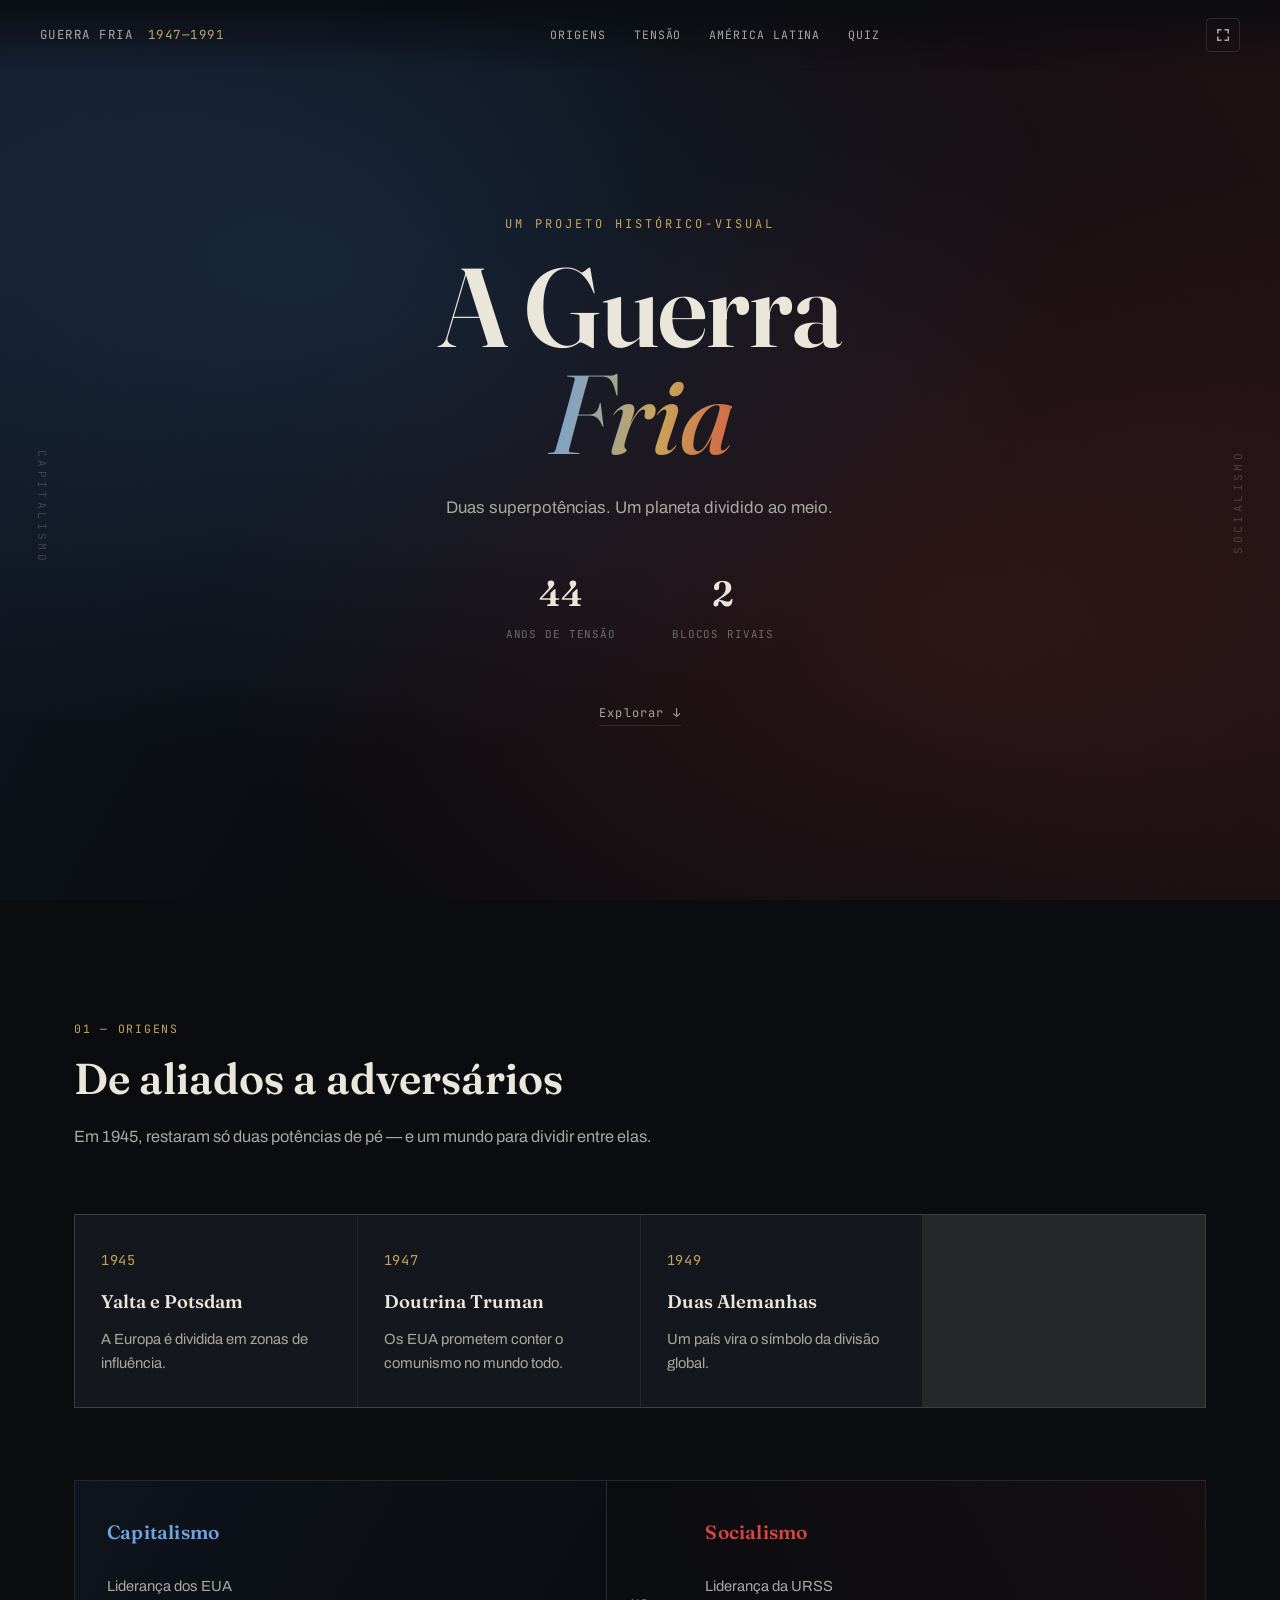
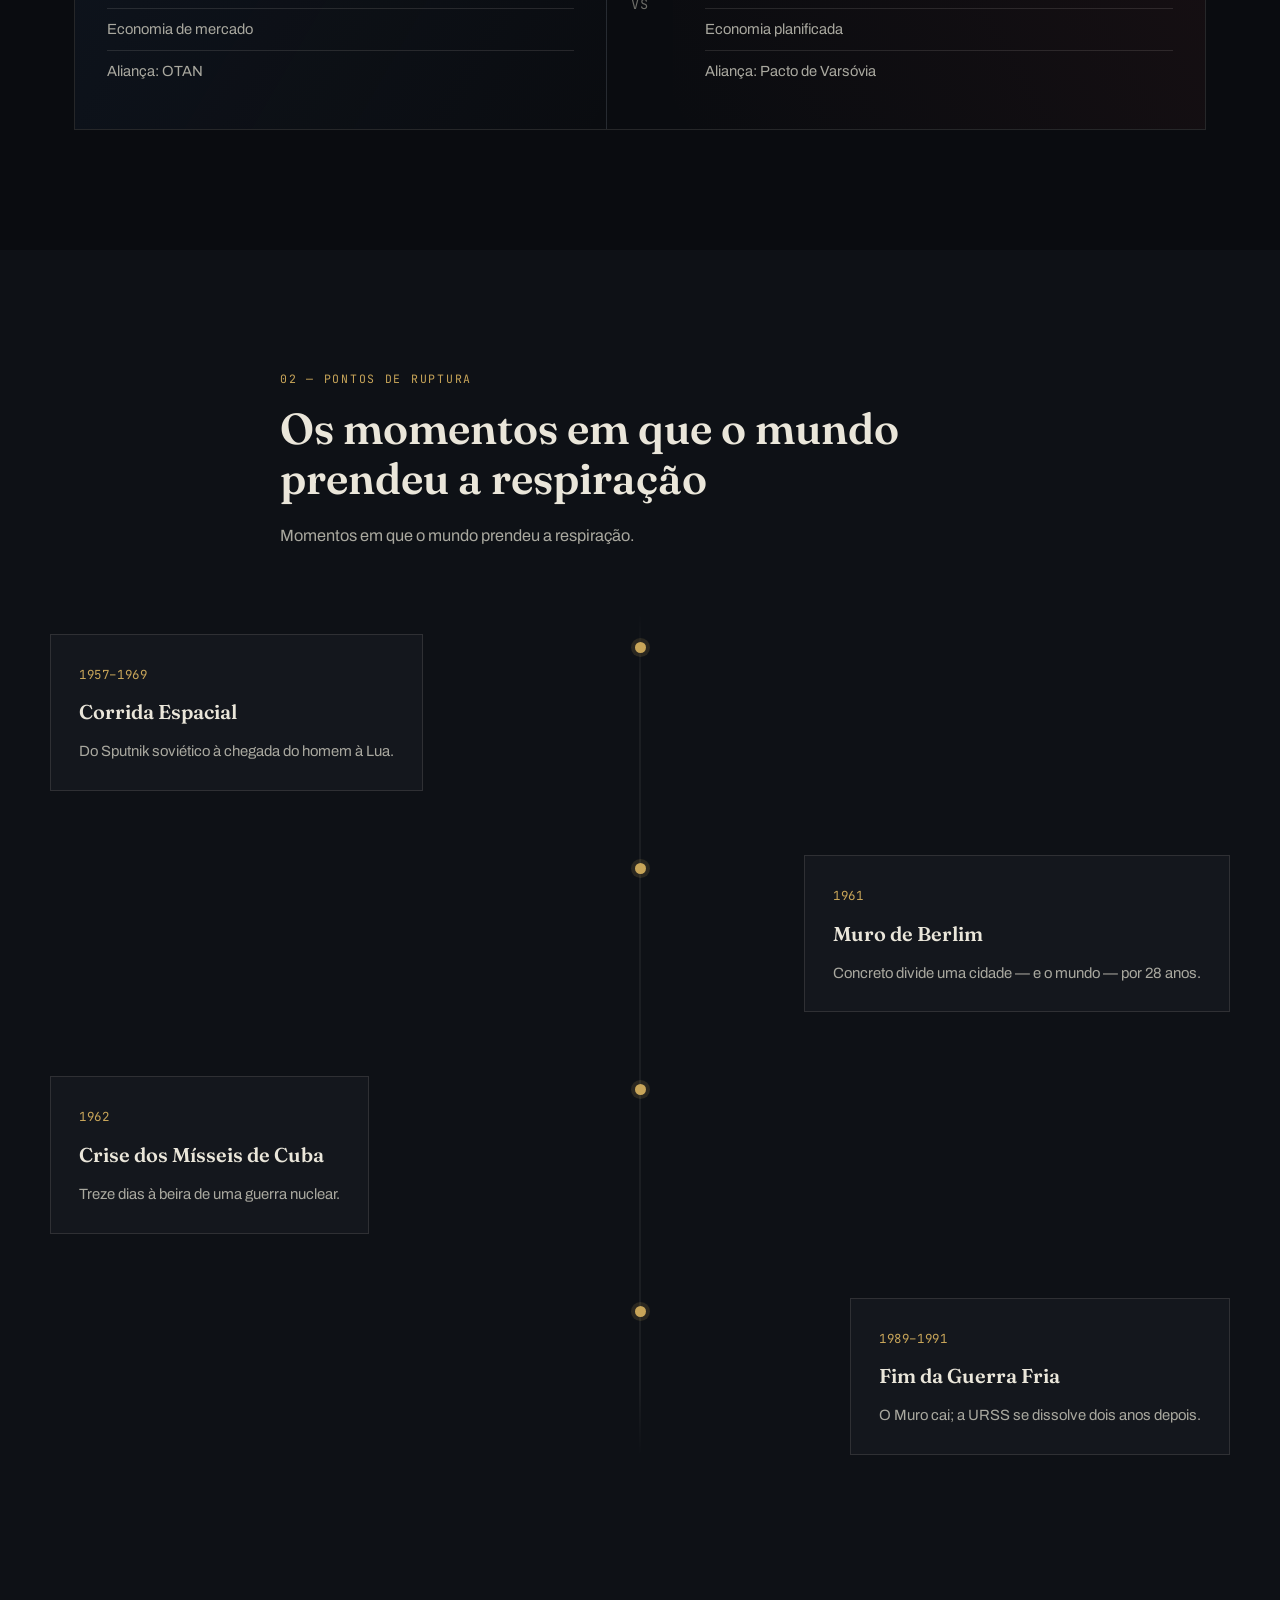
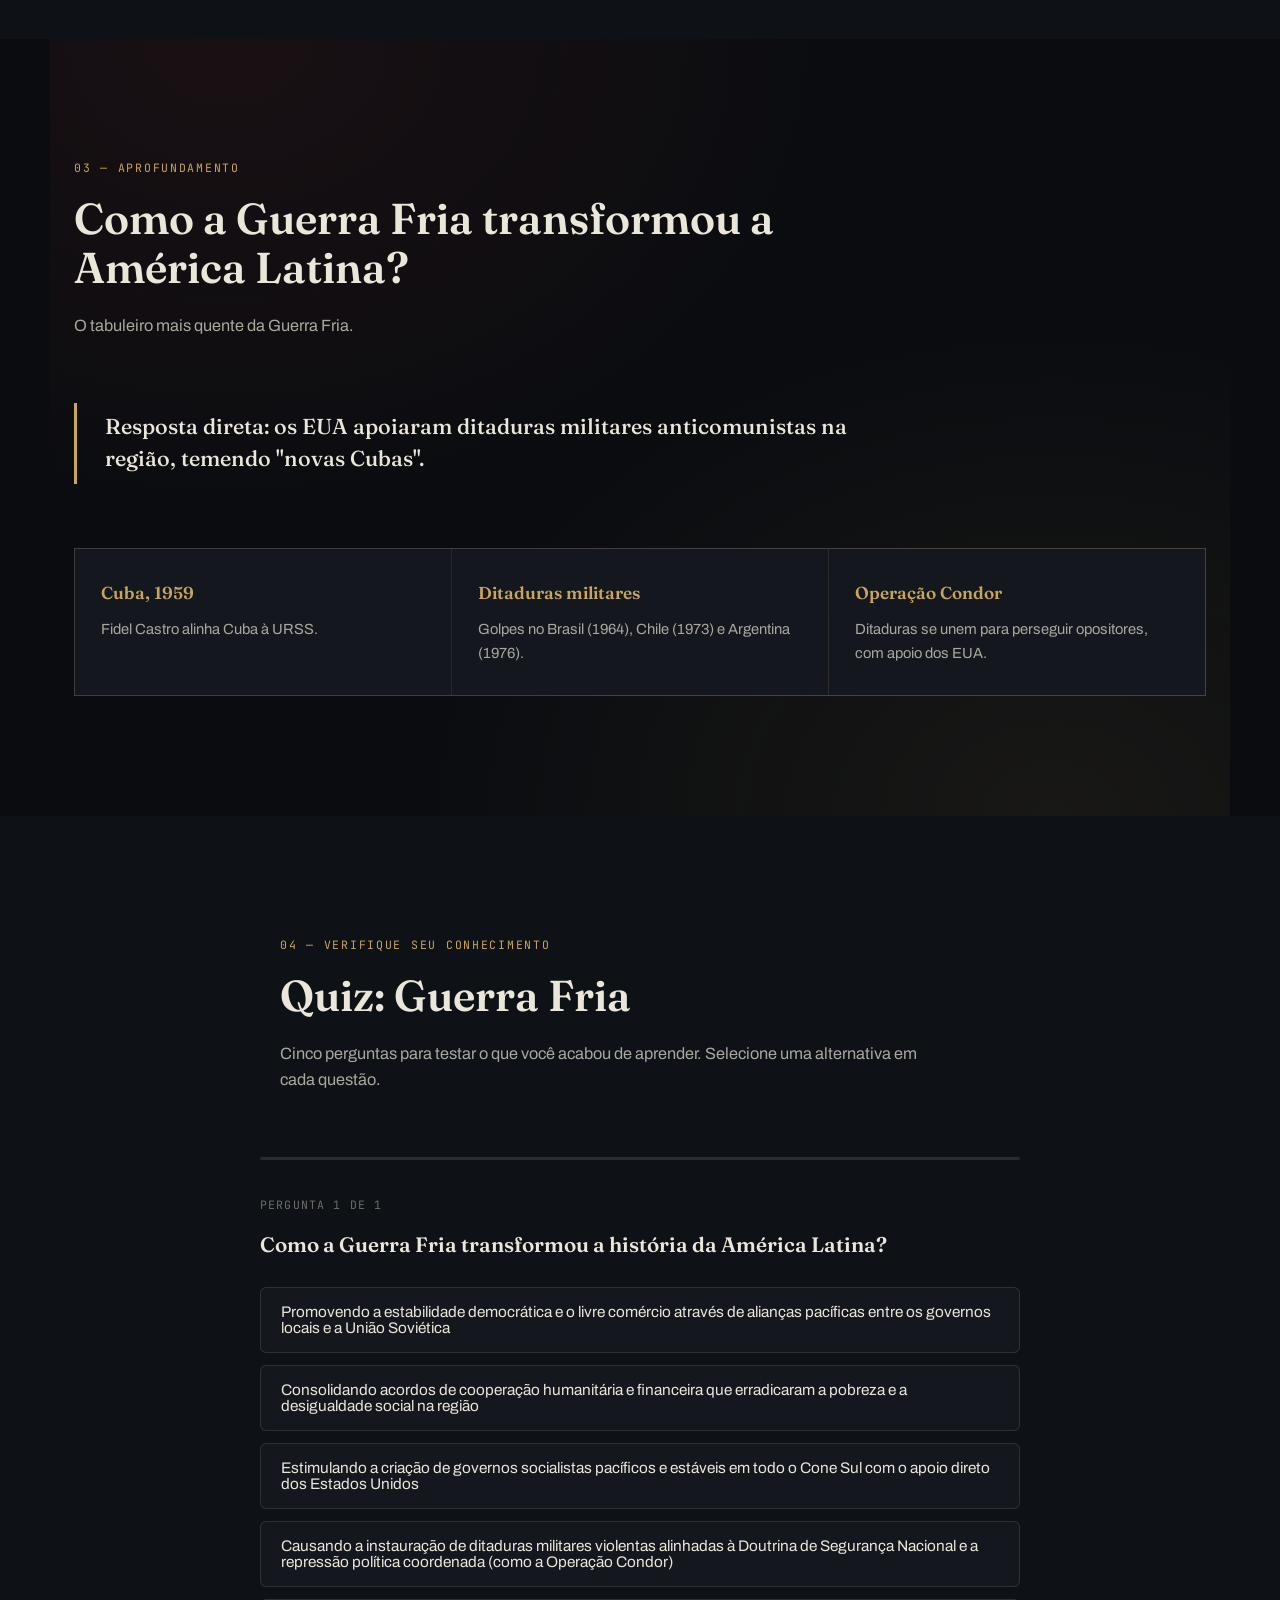
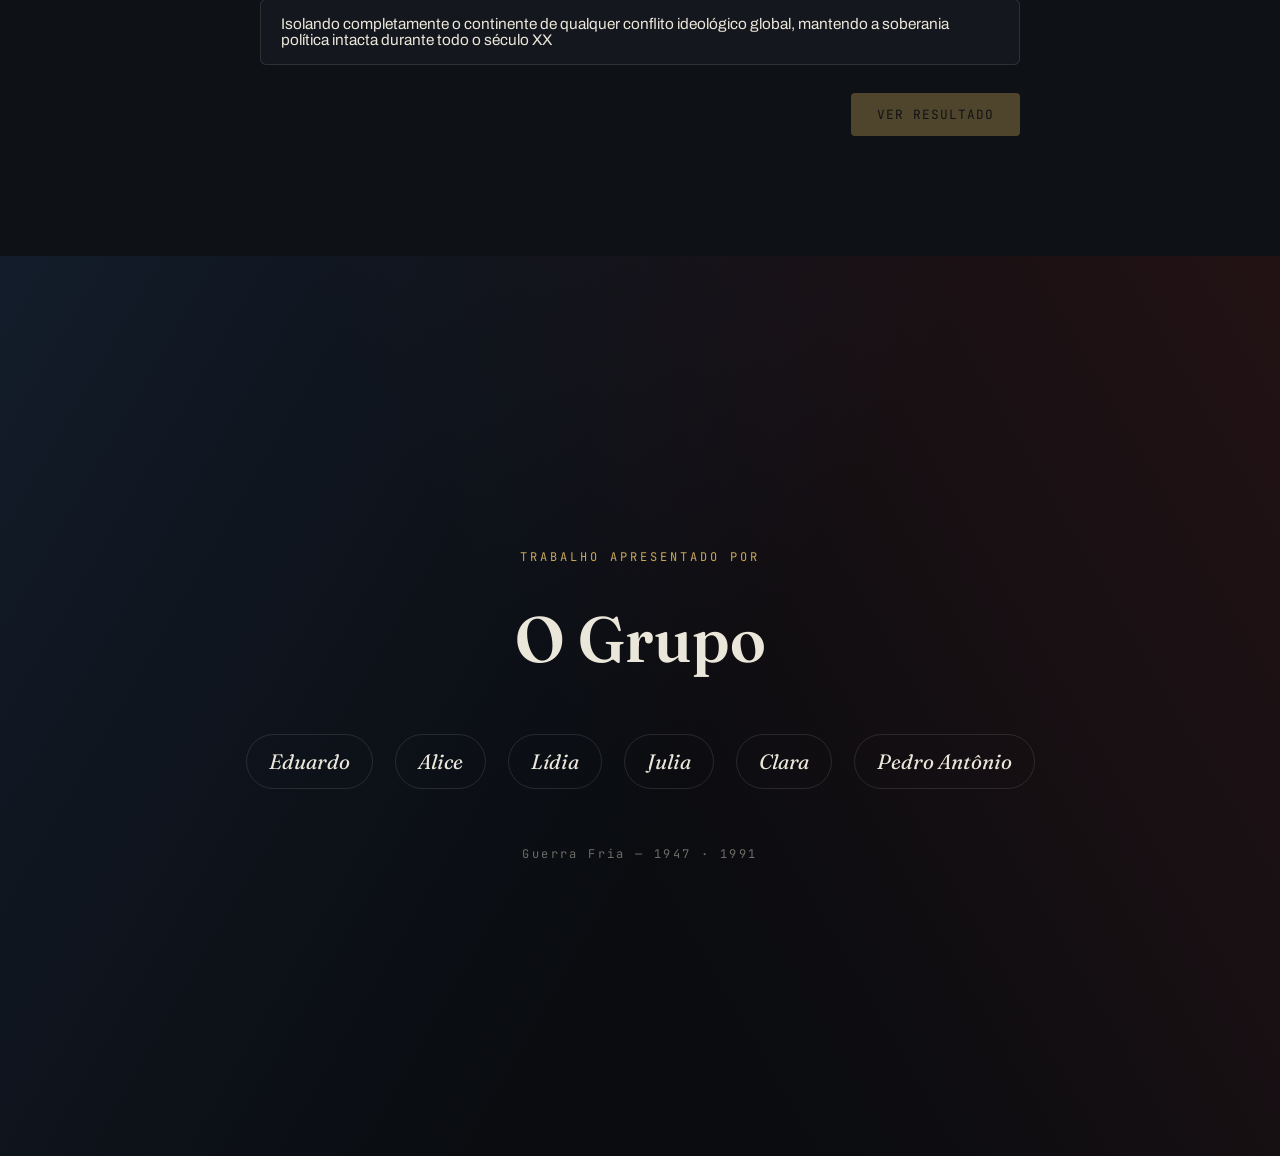
<file: index.html>
<!DOCTYPE html>
<html lang="pt-BR">
<head>
<meta charset="UTF-8">
<meta name="viewport" content="width=device-width, initial-scale=1.0">
<title>Guerra Fria — Um Mundo Dividido</title>
<link rel="preconnect" href="https://fonts.googleapis.com">
<link href="https://fonts.googleapis.com/css2?family=Fraunces:opsz,wght@9..144,300;9..144,500;9..144,600;9..144,700&family=Archivo:wght@400;500;600;700;800&family=JetBrains+Mono:wght@400;500&display=swap" rel="stylesheet">
<link rel="stylesheet" href="style.css">
</head>
<body>

<div class="curtain-cursor" aria-hidden="true"></div>

<nav class="topbar">
  <span class="brand">GUERRA FRIA <span class="brand-dates">1947—1991</span></span>
  <div class="nav-links">
    <a href="#origens">Origens</a>
    <a href="#tensao">Tensão</a>
    <a href="#america-latina">América Latina</a>
    <a href="#quiz">Quiz</a>
  </div>
  <button id="fullscreenBtn" class="fs-btn" title="Tela cheia" aria-label="Alternar tela cheia">
    <svg viewBox="0 0 24 24" width="18" height="18"><path fill="currentColor" d="M4 4h6v2H6v4H4V4zm10 0h6v6h-2V6h-4V4zM4 14h2v4h4v2H4v-6zm16 0h-2v4h-4v2h6v-6z"/></svg>
  </button>
</nav>

<!-- ============ HERO ============ -->
<header class="hero" id="topo">
  <div class="hero-bg"></div>
  <div class="hero-split">
    <div class="side side-west">
      <span class="side-label">CAPITALISMO</span>
    </div>
    <div class="side side-east">
      <span class="side-label">SOCIALISMO</span>
    </div>
  </div>
  <div class="hero-content">
    <p class="eyebrow reveal-in">Um projeto histórico-visual</p>
    <h1 class="hero-title">
      <span class="title-line line-1">A Guerra</span>
      <span class="title-line line-2 crack">Fria</span>
    </h1>
    <p class="hero-sub reveal-in delay-2">Duas superpotências. Um planeta dividido ao meio.</p>
    <div class="hero-meta reveal-in delay-2">
      <div class="meta-item"><span class="meta-num">44</span><span class="meta-label">anos de tensão</span></div>
      <div class="meta-item"><span class="meta-num">2</span><span class="meta-label">blocos rivais</span></div>
    </div>
    <a href="#origens" class="scroll-cue reveal-in delay-2">Explorar ↓</a>
  </div>
</header>

<!-- ============ ORIGENS ============ -->
<section class="section" id="origens">
  <div class="section-head">
    <span class="tag">01 — Origens</span>
    <h2>De aliados a adversários</h2>
    <p class="section-intro">Em 1945, restaram só duas potências de pé — e um mundo para dividir entre elas.</p>
  </div>

  <div class="origins-grid">
    <article class="origin-card reveal">
      <span class="origin-year">1945</span>
      <h3>Yalta e Potsdam</h3>
      <p>A Europa é dividida em zonas de influência.</p>
    </article>
    <article class="origin-card reveal">
      <span class="origin-year">1947</span>
      <h3>Doutrina Truman</h3>
      <p>Os EUA prometem conter o comunismo no mundo todo.</p>
    </article>
    <article class="origin-card reveal">
      <span class="origin-year">1949</span>
      <h3>Duas Alemanhas</h3>
      <p>Um país vira o símbolo da divisão global.</p>
    </article>
  </div>

  <div class="ideology-compare">
    <div class="ideology-col west-col">
      <h4>Capitalismo</h4>
      <ul>
        <li>Liderança dos EUA</li>
        <li>Economia de mercado</li>
        <li>Aliança: OTAN</li>
      </ul>
    </div>
    <div class="ideology-divider">
      <span>VS</span>
    </div>
    <div class="ideology-col east-col">
      <h4>Socialismo</h4>
      <ul>
        <li>Liderança da URSS</li>
        <li>Economia planificada</li>
        <li>Aliança: Pacto de Varsóvia</li>
      </ul>
    </div>
  </div>
</section>

<!-- ============ TENSÃO ============ -->
<section class="section section-dark" id="tensao">
  <div class="section-head">
    <span class="tag">02 — Pontos de Ruptura</span>
    <h2>Os momentos em que o mundo prendeu a respiração</h2>
    <p class="section-intro">Momentos em que o mundo prendeu a respiração.</p>
  </div>

  <div class="timeline">
    <div class="timeline-line" aria-hidden="true"></div>

    <div class="tl-event">
      <div class="tl-dot"></div>
      <div class="tl-card">
        <span class="tl-year">1957–1969</span>
        <h3>Corrida Espacial</h3>
        <p>Do Sputnik soviético à chegada do homem à Lua.</p>
      </div>
    </div>

    <div class="tl-event reverse">
      <div class="tl-dot"></div>
      <div class="tl-card">
        <span class="tl-year">1961</span>
        <h3>Muro de Berlim</h3>
        <p>Concreto divide uma cidade — e o mundo — por 28 anos.</p>
      </div>
    </div>

    <div class="tl-event">
      <div class="tl-dot"></div>
      <div class="tl-card">
        <span class="tl-year">1962</span>
        <h3>Crise dos Mísseis de Cuba</h3>
        <p>Treze dias à beira de uma guerra nuclear.</p>
      </div>
    </div>

    <div class="tl-event reverse">
      <div class="tl-dot"></div>
      <div class="tl-card">
        <span class="tl-year">1989–1991</span>
        <h3>Fim da Guerra Fria</h3>
        <p>O Muro cai; a URSS se dissolve dois anos depois.</p>
      </div>
    </div>
  </div>
</section>

<!-- ============ AMÉRICA LATINA ============ -->
<section class="section section-latam" id="america-latina">
  <div class="section-head">
    <span class="tag">03 — Aprofundamento</span>
    <h2>Como a Guerra Fria transformou a América Latina?</h2>
    <p class="section-intro">O tabuleiro mais quente da Guerra Fria.</p>
  </div>

  <div class="latam-answer">
    <p class="latam-lead">Resposta direta: os EUA apoiaram ditaduras militares anticomunistas na região, temendo "novas Cubas".</p>
  </div>

  <div class="latam-grid">
    <div class="latam-block reveal">
      <h3>Cuba, 1959</h3>
      <p>Fidel Castro alinha Cuba à URSS.</p>
    </div>
    <div class="latam-block reveal">
      <h3>Ditaduras militares</h3>
      <p>Golpes no Brasil (1964), Chile (1973) e Argentina (1976).</p>
    </div>
    <div class="latam-block reveal">
      <h3>Operação Condor</h3>
      <p>Ditaduras se unem para perseguir opositores, com apoio dos EUA.</p>
    </div>
  </div>
</section>

<!-- ============ QUIZ ============ -->
<section class="section section-dark" id="quiz">
  <div class="section-head">
    <span class="tag">04 — Verifique seu conhecimento</span>
    <h2>Quiz: Guerra Fria</h2>
    <p class="section-intro">Cinco perguntas para testar o que você acabou de aprender. Selecione uma alternativa em cada questão.</p>
  </div>

  <div class="quiz-wrap">
    <div class="quiz-progress">
      <div class="quiz-progress-bar" id="quizProgressBar"></div>
    </div>
    <div id="quizContainer"></div>

    <div id="quizResult" class="quiz-result hidden">
      <h3>Resultado</h3>
      <p id="quizScoreText"></p>
      <button id="quizRestart" class="btn-primary">Refazer o quiz</button>
    </div>
  </div>
</section>

<!-- ============ ENCERRAMENTO ============ -->
<section class="closing" id="creditos">
  <div class="closing-bg"></div>
  <div class="closing-content">
    <p class="eyebrow">Trabalho apresentado por</p>
    <h2 class="closing-title">O Grupo</h2>
    <ul class="credits-list">
      <li>Eduardo</li>
      <li>Alice</li>
      <li>Lídia</li>
      <li>Julia</li>
      <li>Clara</li>
      <li>Pedro Antônio</li>
    </ul>
    <p class="closing-footer">Guerra Fria — 1947 · 1991</p>
  </div>
</section>

<script src="script.js"></script>
</body>
</html>
</file>
<file: style.css>
:root{
  --bg: #0a0c10;
  --bg-alt: #0e1116;
  --paper: #14171d;
  --west: #3f6fb0;      /* faded american blue */
  --west-bright: #6fa3e0;
  --east: #a4342f;      /* faded soviet red */
  --east-bright: #d9463f;
  --ink: #eae6da;       /* warm off-white, like aged paper */
  --ink-dim: #a9a89f;
  --ink-faint: #6d6d68;
  --line: rgba(234,230,218,0.12);
  --gold: #c8a559;
  --display: "Fraunces", serif;
  --body: "Archivo", sans-serif;
  --mono: "JetBrains Mono", monospace;
}

*{box-sizing:border-box;}
html{scroll-behavior:smooth;}
body{
  margin:0;
  background:var(--bg);
  color:var(--ink);
  font-family:var(--body);
  line-height:1.6;
  -webkit-font-smoothing:antialiased;
}
h1,h2,h3,h4{font-family:var(--display); margin:0; font-weight:600; color:var(--ink);}
p{margin:0;}
ul{margin:0; padding:0; list-style:none;}
a{color:inherit; text-decoration:none;}
img{max-width:100%; display:block;}

::selection{background:var(--gold); color:#1a1a1a;}

@media (prefers-reduced-motion: reduce){
  *{animation-duration:0.01ms !important; transition-duration:0.01ms !important; scroll-behavior:auto !important;}
}

/* ============ TOPBAR ============ */
.topbar{
  position:fixed; top:0; left:0; right:0; z-index:100;
  display:flex; align-items:center; justify-content:space-between;
  padding:18px 40px;
  background:linear-gradient(to bottom, rgba(10,12,16,0.9), transparent);
  backdrop-filter:blur(2px);
}
.brand{font-family:var(--mono); font-size:0.78rem; letter-spacing:0.12em; color:var(--ink-dim);}
.brand-dates{color:var(--gold); margin-left:6px;}
.nav-links{display:flex; gap:28px;}
.nav-links a{
  font-family:var(--mono); font-size:0.72rem; letter-spacing:0.08em; text-transform:uppercase;
  color:var(--ink-dim); transition:color .25s;
}
.nav-links a:hover, .nav-links a:focus-visible{color:var(--gold);}
.fs-btn{
  background:transparent; border:1px solid var(--line); color:var(--ink-dim);
  width:34px; height:34px; border-radius:4px; cursor:pointer;
  display:flex; align-items:center; justify-content:center;
  transition:all .25s;
}
.fs-btn:hover, .fs-btn:focus-visible{border-color:var(--gold); color:var(--gold);}
@media (max-width:780px){ .nav-links{display:none;} }

/* ============ HERO ============ */
.hero{
  position:relative; min-height:100vh; display:flex; align-items:center; justify-content:center;
  overflow:hidden; padding:120px 24px 80px;
}
.hero-bg{
  position:absolute; inset:0;
  background:
    radial-gradient(ellipse at 25% 30%, rgba(63,111,176,0.22), transparent 55%),
    radial-gradient(ellipse at 75% 70%, rgba(164,52,47,0.22), transparent 55%),
    var(--bg);
}
.hero-split{position:absolute; inset:0; display:flex; z-index:0;}
.side{flex:1; position:relative; overflow:hidden;}
.side-west{ background:linear-gradient(120deg, rgba(63,111,176,0.14), transparent 70%); }
.side-east{ background:linear-gradient(240deg, rgba(164,52,47,0.14), transparent 70%); }
.side-label{
  position:absolute; top:50%; font-family:var(--mono); font-size:0.7rem; letter-spacing:0.3em;
  color:var(--ink-faint); writing-mode:vertical-rl; opacity:0.5;
}
.side-west .side-label{left:32px;}
.side-east .side-label{right:32px; transform:rotate(180deg);}
@media (max-width:780px){ .side-label{display:none;} }

.hero-content{
  position:relative; z-index:2; max-width:820px; text-align:center;
}
.eyebrow{
  font-family:var(--mono); font-size:0.75rem; letter-spacing:0.25em; text-transform:uppercase;
  color:var(--gold); margin-bottom:20px;
}
.hero-title{
  font-size:clamp(3.2rem, 10vw, 7rem); line-height:0.95; letter-spacing:-0.01em;
  margin-bottom:28px;
}
.title-line{
  display:block; opacity:0; transform:translateY(0.4em);
  animation:lineIn 1s cubic-bezier(.22,1,.36,1) forwards;
}
.line-1{animation-delay:.1s;}
.line-2{animation-delay:.35s;}
@keyframes lineIn{ to{ opacity:1; transform:translateY(0); } }

.crack{
  position:relative; display:inline-block;
  background:linear-gradient(100deg, var(--west-bright) 0%, var(--gold) 25%, var(--east-bright) 50%, var(--gold) 75%, var(--west-bright) 100%);
  background-size:250% 100%;
  -webkit-background-clip:text; background-clip:text; color:transparent;
  font-style:italic; font-weight:500;
  animation:lineIn 1s cubic-bezier(.22,1,.36,1) forwards .35s, gradientShift 8s ease-in-out infinite 1.2s;
}
@keyframes gradientShift{
  0%,100%{ background-position:0% 50%; }
  50%{ background-position:100% 50%; }
}

.reveal-in{ opacity:0; animation:fadeUp .9s ease forwards; }
.eyebrow.reveal-in{animation-delay:0s;}
.hero-sub.delay-2{animation-delay:.55s;}
@keyframes fadeUp{ from{opacity:0; transform:translateY(12px);} to{opacity:1; transform:translateY(0);} }

/* scroll reveal for cards */
.reveal{ opacity:0; transform:translateY(18px); transition:opacity .7s ease, transform .7s ease; }
.reveal.in-view{ opacity:1; transform:translateY(0); }
.hero-sub{
  font-size:1.05rem; color:var(--ink-dim); max-width:620px; margin:0 auto 44px;
  font-weight:400;
}
.hero-meta{
  display:flex; justify-content:center; gap:56px; margin-bottom:56px; flex-wrap:wrap;
}
.meta-item{display:flex; flex-direction:column; align-items:center;}
.meta-num{font-family:var(--display); font-size:2.2rem; color:var(--ink); font-weight:600;}
.meta-label{font-family:var(--mono); font-size:0.68rem; letter-spacing:0.08em; color:var(--ink-faint); text-transform:uppercase; margin-top:4px;}
.scroll-cue{
  font-family:var(--mono); font-size:0.75rem; letter-spacing:0.1em; color:var(--ink-dim);
  border-bottom:1px solid var(--line); padding-bottom:4px; transition:color .25s, border-color .25s;
}
.scroll-cue:hover{color:var(--gold); border-color:var(--gold);}

/* ============ SECTIONS ============ */
.section{
  position:relative; padding:120px 24px; max-width:1180px; margin:0 auto;
}
.section-dark{ background:var(--bg-alt); max-width:none; padding-left:24px; padding-right:24px; }
.section-dark > *{max-width:1180px; margin-left:auto; margin-right:auto;}
.section-head{max-width:720px; margin-bottom:64px;}
.tag{
  font-family:var(--mono); font-size:0.72rem; letter-spacing:0.15em; color:var(--gold);
  text-transform:uppercase; display:block; margin-bottom:16px;
}
.section-head h2{font-size:clamp(1.9rem, 4vw, 2.7rem); margin-bottom:20px; line-height:1.15;}
.section-intro{color:var(--ink-dim); font-size:1.02rem; max-width:640px;}

/* --- origins --- */
.origins-grid{
  display:grid; grid-template-columns:repeat(4, 1fr); gap:1px;
  background:var(--line); border:1px solid var(--line); margin-bottom:72px;
}
.origin-card{
  background:var(--paper); padding:32px 26px;
}
.origin-year{font-family:var(--mono); color:var(--gold); font-size:0.85rem; letter-spacing:0.05em;}
.origin-card h3{font-size:1.15rem; margin:14px 0 12px;}
.origin-card p{color:var(--ink-dim); font-size:0.92rem;}
@media (max-width:960px){ .origins-grid{grid-template-columns:repeat(2,1fr);} }
@media (max-width:600px){ .origins-grid{grid-template-columns:1fr;} }

.ideology-compare{
  display:grid; grid-template-columns:1fr auto 1fr; gap:0; align-items:stretch;
  border:1px solid var(--line);
}
.ideology-col{padding:36px 32px;}
.west-col{border-right:1px solid var(--line); background:linear-gradient(120deg, rgba(63,111,176,0.08), transparent);}
.east-col{background:linear-gradient(240deg, rgba(164,52,47,0.08), transparent);}
.ideology-col h4{font-size:1.2rem; margin-bottom:18px; letter-spacing:0.01em;}
.west-col h4{color:var(--west-bright);}
.east-col h4{color:var(--east-bright);}
.ideology-col li{
  color:var(--ink-dim); font-size:0.92rem; padding:9px 0; border-top:1px solid var(--line);
}
.ideology-col li:first-of-type{border-top:none;}
.ideology-divider{
  display:flex; align-items:center; justify-content:center; padding:0 24px;
  font-family:var(--mono); font-size:0.85rem; color:var(--ink-faint); letter-spacing:0.1em;
}
@media (max-width:720px){
  .ideology-compare{grid-template-columns:1fr;}
  .west-col{border-right:none; border-bottom:1px solid var(--line);}
  .ideology-divider{padding:14px 0;}
}

/* --- timeline / tension --- */
.timeline{position:relative; padding-top:20px;}
.timeline-line{
  position:absolute; left:50%; top:0; bottom:0; width:1px;
  background:linear-gradient(to bottom, transparent, var(--line) 8%, var(--line) 92%, transparent);
  transform:translateX(-50%);
}
.tl-event{
  position:relative; display:flex; justify-content:flex-start; width:50%;
  margin-bottom:64px; padding-right:48px;
}
.tl-event.reverse{ margin-left:50%; justify-content:flex-end; padding-right:0; padding-left:48px; }
.tl-dot{
  position:absolute; top:8px; width:11px; height:11px; border-radius:50%;
  background:var(--gold); box-shadow:0 0 0 4px rgba(200,165,89,0.15);
}
.tl-event:not(.reverse) .tl-dot{ right:-5.5px; }
.tl-event.reverse .tl-dot{ left:-5.5px; }
.tl-card{
  background:var(--paper); border:1px solid var(--line); padding:26px 28px; max-width:440px;
}
.tl-year{font-family:var(--mono); font-size:0.78rem; color:var(--gold); letter-spacing:0.05em;}
.tl-card h3{font-size:1.25rem; margin:10px 0 12px;}
.tl-card p{color:var(--ink-dim); font-size:0.93rem;}
@media (max-width:820px){
  .timeline-line{left:8px;}
  .tl-event, .tl-event.reverse{
    width:100%; margin-left:0; justify-content:flex-start; padding-left:32px; padding-right:0;
  }
  .tl-event:not(.reverse) .tl-dot, .tl-event.reverse .tl-dot{ left:2.5px; right:auto; }
  .tl-card{max-width:none;}
}

/* --- latam --- */
.section-latam{
  background:
    radial-gradient(ellipse at 15% 0%, rgba(164,52,47,0.10), transparent 45%),
    radial-gradient(ellipse at 85% 100%, rgba(200,165,89,0.08), transparent 45%),
    var(--bg);
}
.latam-answer{
  border-left:3px solid var(--gold); padding:8px 0 8px 28px; margin-bottom:64px; max-width:820px;
}
.latam-lead{font-family:var(--display); font-size:1.35rem; font-weight:500; line-height:1.5; color:var(--ink);}
.latam-grid{display:grid; grid-template-columns:repeat(3, 1fr); gap:1px; background:var(--line); border:1px solid var(--line);}
.latam-block{background:var(--paper); padding:30px 26px;}
.latam-block h3{font-size:1.08rem; margin-bottom:12px; color:var(--gold); font-weight:600;}
.latam-block p{color:var(--ink-dim); font-size:0.92rem;}
@media (max-width:820px){ .latam-grid{grid-template-columns:1fr;} }

/* ============ QUIZ ============ */
.quiz-wrap{max-width:760px; margin:0 auto;}
.quiz-progress{height:3px; background:var(--line); margin-bottom:36px; border-radius:2px; overflow:hidden;}
.quiz-progress-bar{height:100%; width:0%; background:var(--gold); transition:width .4s ease;}

.quiz-question{ }
.quiz-question h3{font-size:1.3rem; margin-bottom:8px; font-weight:600;}
.quiz-count{font-family:var(--mono); font-size:0.72rem; color:var(--ink-faint); letter-spacing:0.1em; text-transform:uppercase; margin-bottom:14px; display:block;}
.quiz-options{display:flex; flex-direction:column; gap:12px; margin-top:26px;}
.quiz-option{
  text-align:left; background:var(--paper); border:1px solid var(--line); color:var(--ink);
  padding:16px 20px; font-family:var(--body); font-size:0.96rem; border-radius:6px; cursor:pointer;
  transition:border-color .2s, background .2s, transform .15s;
}
.quiz-option:hover:not(:disabled){border-color:var(--gold); transform:translateX(2px);}
.quiz-option:focus-visible{outline:2px solid var(--gold); outline-offset:2px;}
.quiz-option:disabled{cursor:default;}
.quiz-option.correct{border-color:#5fae72; background:rgba(95,174,114,0.12); color:#bfe8c9;}
.quiz-option.incorrect{border-color:var(--east-bright); background:rgba(217,70,63,0.12); color:#f3b9b6;}

.quiz-feedback{
  margin-top:20px; padding:16px 20px; border-radius:6px; font-size:0.92rem;
  border:1px solid var(--line); color:var(--ink-dim); display:none;
}
.quiz-feedback.show{display:block;}
.quiz-feedback.ok{border-color:#5fae72; color:#bfe8c9;}
.quiz-feedback.no{border-color:var(--east-bright); color:#f3b9b6;}

.quiz-nav{margin-top:28px; display:flex; justify-content:flex-end;}
.btn-primary{
  background:var(--gold); color:#181410; border:none; font-family:var(--mono);
  font-size:0.8rem; letter-spacing:0.08em; text-transform:uppercase; padding:13px 26px;
  border-radius:4px; cursor:pointer; transition:filter .2s, transform .15s;
}
.btn-primary:hover{filter:brightness(1.1); transform:translateY(-1px);}
.btn-primary:disabled{opacity:0.35; cursor:not-allowed; transform:none;}

.quiz-result{text-align:center; padding:48px 20px;}
.quiz-result h3{font-size:1.6rem; margin-bottom:14px;}
.quiz-result p{color:var(--ink-dim); margin-bottom:26px; font-size:1.05rem;}
.hidden{display:none;}

/* ============ CLOSING ============ */
.closing{
  position:relative; min-height:100vh; display:flex; align-items:center; justify-content:center;
  overflow:hidden; text-align:center; padding:60px 24px;
}
.closing-bg{
  position:absolute; inset:0;
  background:
    linear-gradient(120deg, rgba(63,111,176,0.16), transparent 55%),
    linear-gradient(240deg, rgba(164,52,47,0.16), transparent 55%),
    var(--bg);
}
.closing-content{position:relative; z-index:2;}
.closing-title{font-size:clamp(2.4rem, 6vw, 4rem); margin:10px 0 44px;}
.credits-list{
  display:flex; flex-wrap:wrap; justify-content:center; gap:14px 22px; margin-bottom:56px;
}
.credits-list li{
  font-family:var(--display); font-size:1.3rem; font-style:italic; color:var(--ink);
  padding:10px 22px; border:1px solid var(--line); border-radius:999px;
  transition:border-color .25s, color .25s;
}
.credits-list li:hover{border-color:var(--gold); color:var(--gold);}
.closing-footer{font-family:var(--mono); font-size:0.75rem; letter-spacing:0.2em; color:var(--ink-faint);}

@media (max-width:600px){
  .section{padding:80px 20px;}
  .hero-meta{gap:32px;}
}
</file>
